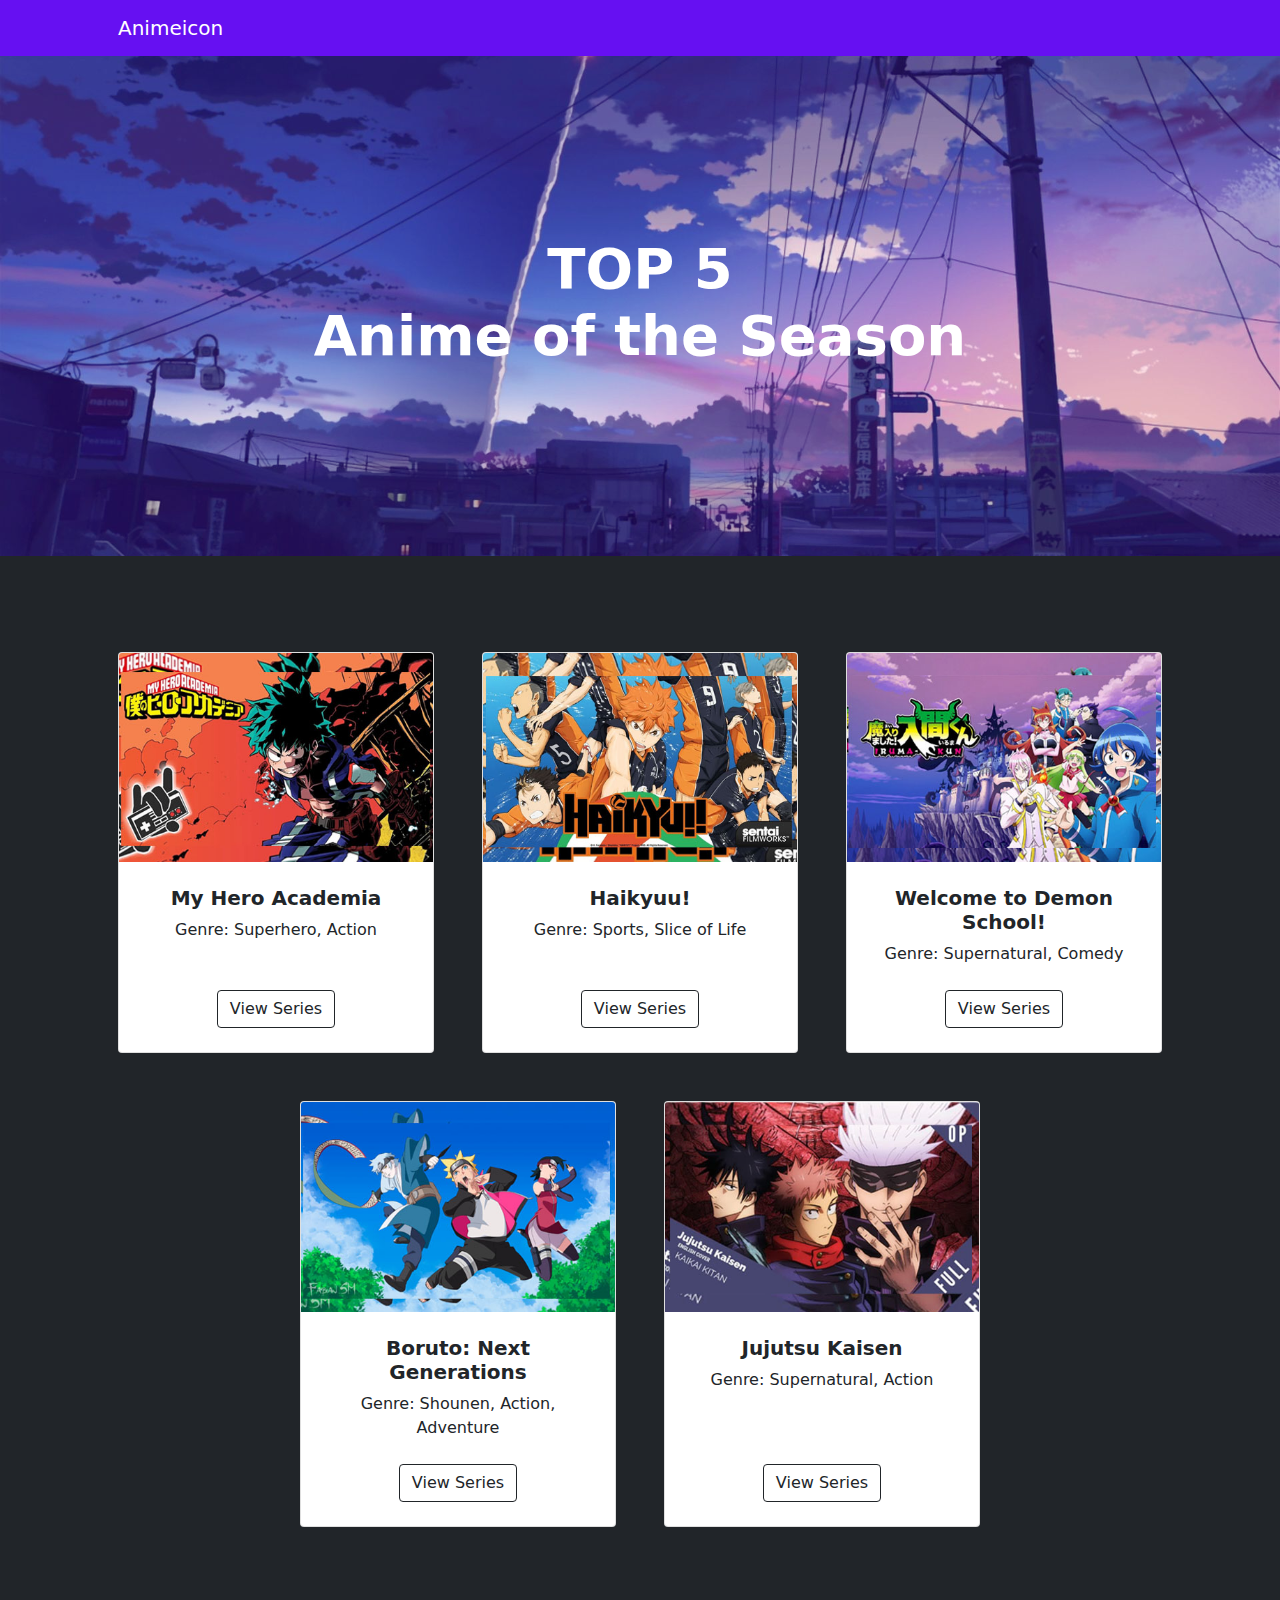
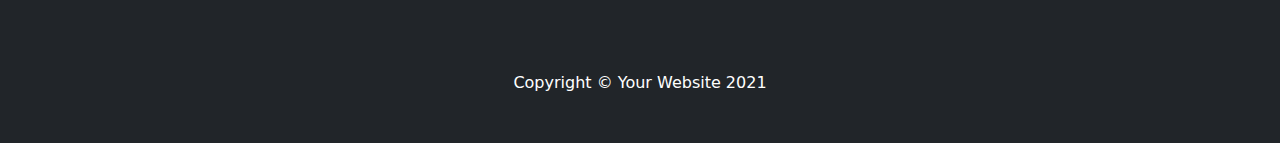
<file: index.html>
<!DOCTYPE html>
<html lang="en">
    <head>
        <meta charset="utf-8" />
        <meta name="viewport" content="width=device-width, initial-scale=1, shrink-to-fit=no" />
        <meta name="description" content="" />
        <meta name="author" content="" />
        <title>Animeicon</title>
        <!-- Favicon-->
        <link rel="icon" type="image/x-icon" href="assets/favicon.ico" />
        <!-- Bootstrap icons-->
        <link href="https://cdn.jsdelivr.net/npm/bootstrap-icons@1.5.0/font/bootstrap-icons.css" rel="stylesheet" />
        <!-- Core theme CSS (includes Bootstrap)-->
        <link href="css/styles.css" rel="stylesheet" />
    </head>
    <body class="bg-dark">
        <!-- Navigation-->
        <nav class="navbar navbar-expand-lg navbar-dark bg-info">
            <div class="container px-4 px-lg-5">
                <a class="navbar-brand" href="#!">Animeicon</a>
            </div>
        </nav>
        <!-- Header-->
        <header class="bg-dark py-5 hero-image justify-content-xxl-center d-flex align-middle align-items-center">
            <div class="container">
                <div class="text-center text-white">
                    <h1 class="display-4 fw-bolder">TOP 5 <br> Anime of the Season</h1>
                </div>
            </div>
        </header>
        <!-- Section-->
        <section class="py-5">
            <div class="container px-4 px-lg-5 mt-5">
                <div class="row gx-4 gx-lg-5 row-cols-2 row-cols-md-3 row-cols-xl-3 justify-content-center">
                    <div class="col mb-5">
                        <div class="card h-100">
                            <!-- Product image-->
                            <img class="card-img-top" src="assets/img1.jpg" alt="..." />
                            <!-- Product details-->
                            <div class="card-body p-4">
                                <div class="text-center">
                                    <!-- Product name-->
                                    <h5 class="fw-bolder">My Hero Academia</h5>
                                    <!-- Product price-->
                                    Genre: Superhero, Action
                                </div>
                            </div>
                            <!-- Product actions-->
                            <div class="card-footer p-4 pt-0 border-top-0 bg-transparent">
                                <div class="text-center"><a class="btn btn-outline-dark mt-auto" href="item1.html">View Series</a></div>
                            </div>
                        </div>
                    </div>
                    <div class="col mb-5">
                        <div class="card h-100">
                            <!-- Product image-->
                            <img class="card-img-top" src="assets/img2.jpg" alt="..." />
                            <!-- Product details-->
                            <div class="card-body p-4">
                                <div class="text-center">
                                    <!-- Product name-->
                                    <h5 class="fw-bolder">Haikyuu!</h5>
                                    <!-- Product price-->
                                    Genre: Sports, Slice of Life
                                </div>
                            </div>
                            <!-- Product actions-->
                            <div class="card-footer p-4 pt-0 border-top-0 bg-transparent">
                                <div class="text-center"><a class="btn btn-outline-dark mt-auto" href="item2.html">View Series</a></div>
                            </div>
                        </div>
                    </div>
                    <div class="col mb-5">
                        <div class="card h-100">
                            <!-- Product image-->
                            <img class="card-img-top" src="assets/img3.jpg" alt="..." />
                            <!-- Product details-->
                            <div class="card-body p-4">
                                <div class="text-center">
                                    <!-- Product name-->
                                    <h5 class="fw-bolder">Welcome to Demon School!</h5>
                                    <!-- Product price-->
                                    Genre: Supernatural, Comedy
                                </div>
                            </div>
                            <!-- Product actions-->
                            <div class="card-footer p-4 pt-0 border-top-0 bg-transparent">
                                <div class="text-center"><a class="btn btn-outline-dark mt-auto" href="item3.html">View Series</a></div>
                            </div>
                        </div>
                    </div>
                    <div class="col mb-5">
                        <div class="card h-100">
                            <!-- Product image-->
                            <img class="card-img-top" src="assets/img4.jpg" alt="..." />
                            <!-- Product details-->
                            <div class="card-body p-4">
                                <div class="text-center">
                                    <!-- Product name-->
                                    <h5 class="fw-bolder">Boruto: Next Generations</h5>
                                    <!-- Product price-->
                                    Genre: Shounen, Action, Adventure
                                </div>
                            </div>
                            <!-- Product actions-->
                            <div class="card-footer p-4 pt-0 border-top-0 bg-transparent">
                                <div class="text-center"><a class="btn btn-outline-dark mt-auto" href="item4.html">View Series</a></div>
                            </div>
                        </div>
                    </div>
                    <div class="col mb-5">
                        <div class="card h-100">
                            <!-- Product image-->
                            <img class="card-img-top" src="assets/img5.jpg" alt="..." />
                            <!-- Product details-->
                            <div class="card-body p-4">
                                <div class="text-center">
                                    <!-- Product name-->
                                    <h5 class="fw-bolder">Jujutsu Kaisen</h5>
                                    <!-- Product price-->
                                    Genre: Supernatural, Action
                                </div>
                            </div>
                            <!-- Product actions-->
                            <div class="card-footer p-4 pt-0 border-top-0 bg-transparent">
                                <div class="text-center"><a class="btn btn-outline-dark mt-auto" href="item5.html">View Series</a></div>
                            </div>
                        </div>
                    </div>
                    
                   
                </div>
            </div>
        </section>
        <!-- Footer-->
        <footer class="py-5 bg-dark">
            <div class="container"><p class="m-0 text-center text-white">Copyright &copy; Your Website 2021</p></div>
        </footer>
        <!-- Bootstrap core JS-->
        <script src="https://cdn.jsdelivr.net/npm/bootstrap@5.0.2/dist/js/bootstrap.bundle.min.js"></script>
        <!-- Core theme JS-->
        <script src="js/scripts.js"></script>
    </body>
</html>
</file>
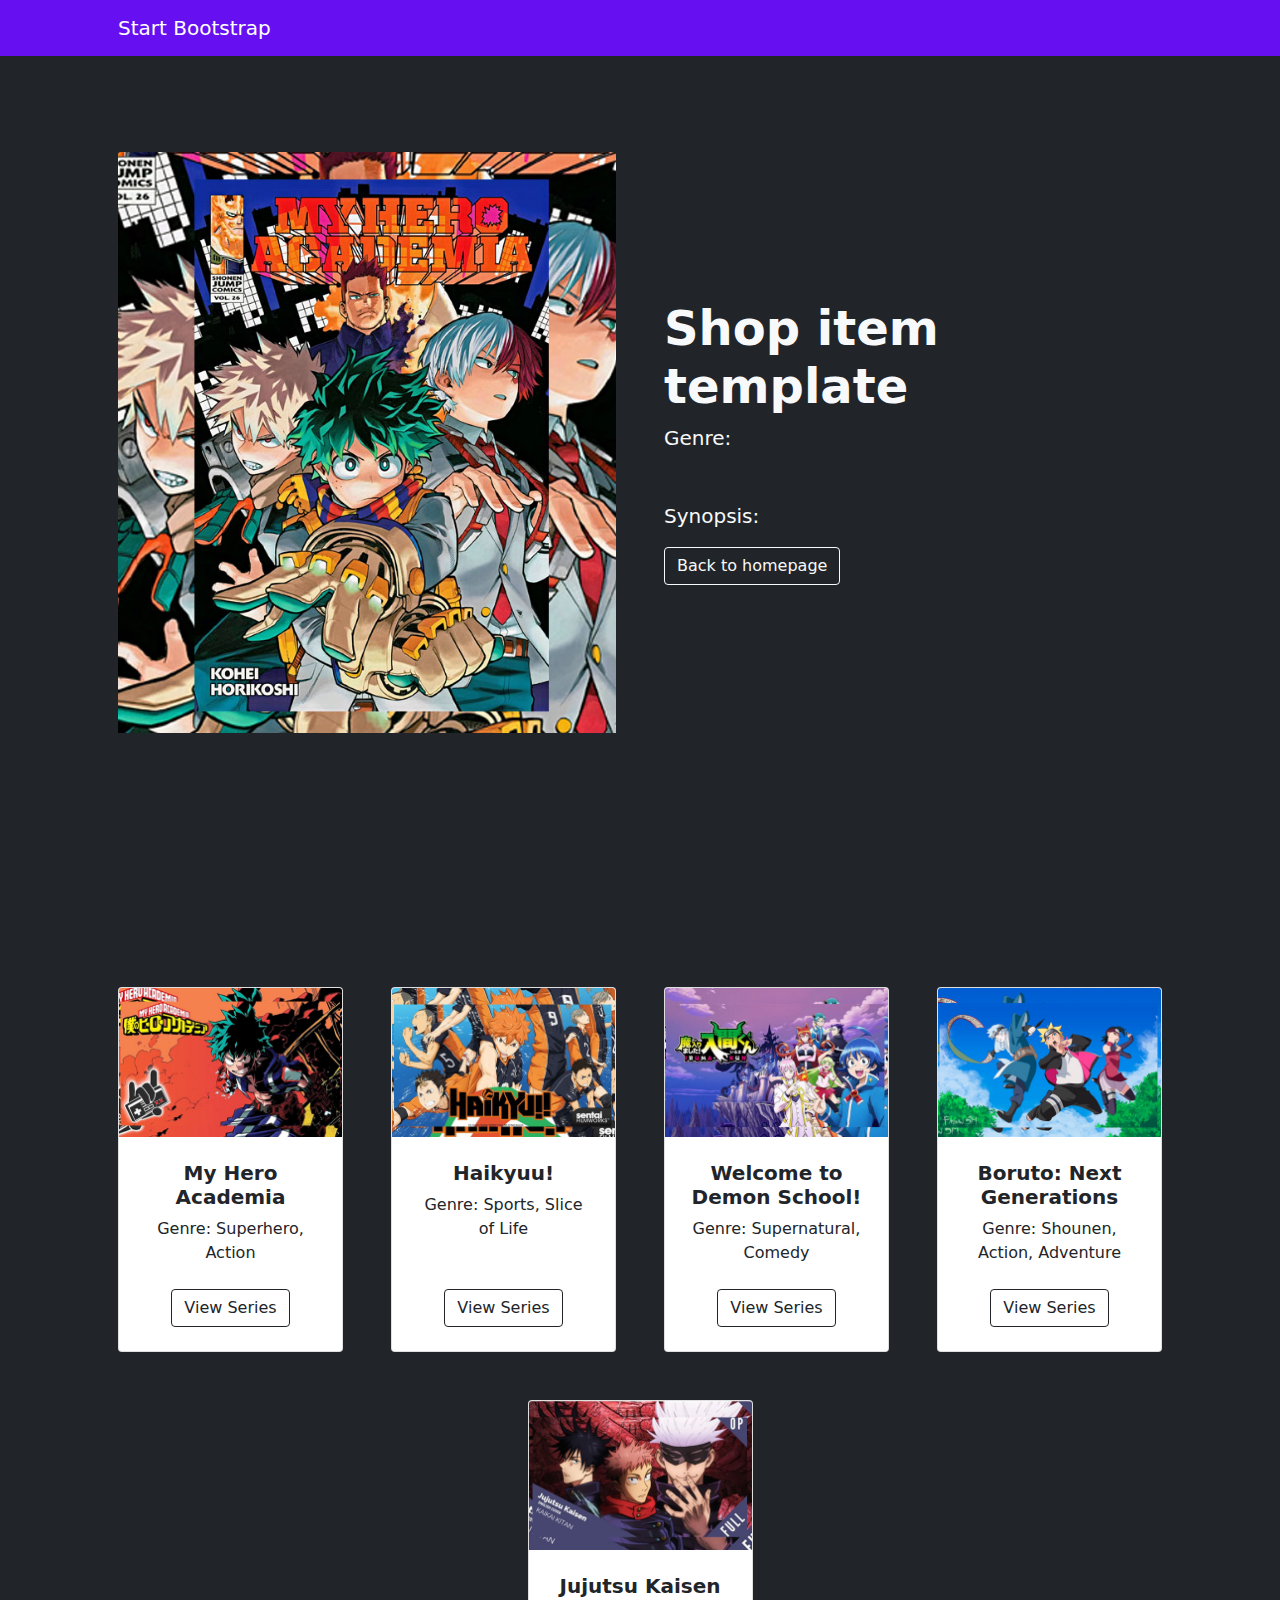
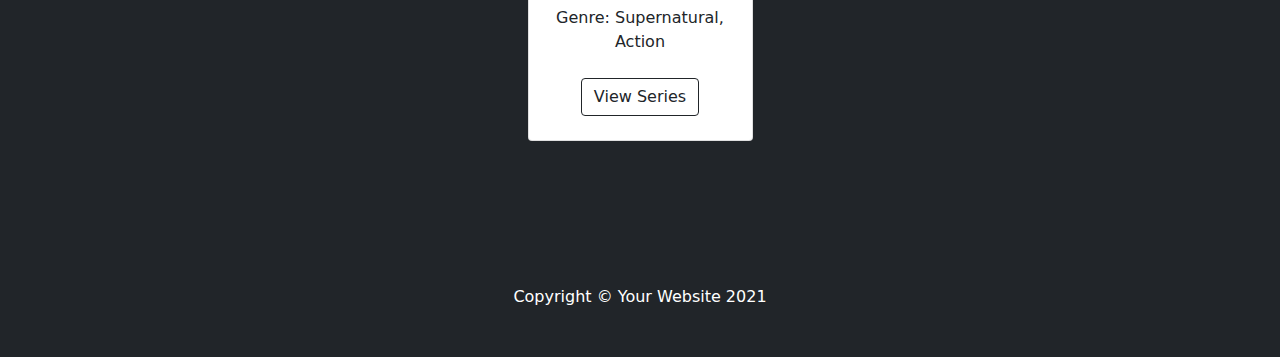
<file: item.html>
<!DOCTYPE html>
<html lang="en">
    <head>
        <meta charset="utf-8" />
        <meta name="viewport" content="width=device-width, initial-scale=1, shrink-to-fit=no" />
        <meta name="description" content="" />
        <meta name="author" content="" />
        <title>Animeicon</title>
        <!-- Favicon-->
        <link rel="icon" type="image/x-icon" href="assets/favicon.ico" />
        <!-- Bootstrap icons-->
        <link href="https://cdn.jsdelivr.net/npm/bootstrap-icons@1.5.0/font/bootstrap-icons.css" rel="stylesheet" />
        <!-- Core theme CSS (includes Bootstrap)-->
        <link href="css/styles.css" rel="stylesheet" />
    </head>
    <body class='bg-dark'>
        <!-- Navigation-->
        <nav class="navbar navbar-expand-lg navbar-dark bg-info">
            <div class="container px-4 px-lg-5">
                <a class="navbar-brand" href="#!">Start Bootstrap</a>
                <button class="navbar-toggler" type="button" data-bs-toggle="collapse" data-bs-target="#navbarSupportedContent" aria-controls="navbarSupportedContent" aria-expanded="false" aria-label="Toggle navigation"><span class="navbar-toggler-icon"></span></button>
                
            </div>
        </nav>
        <!-- Product section-->
        <section class="py-5 text-light">
            <div class="container px-4 px-lg-5 my-5">
                <div class="row gx-4 gx-lg-5 align-items-center">
                    <div class="col-md-6"><img class="card-img-top mb-5 mb-md-0" src="assets/cover1.jpg" alt="..." /></div>
                    <div class="col-md-6">
                        <h1 class="display-5 fw-bolder">Shop item template</h1>
                        <div class="fs-5 mb-5">
                            <span>Genre:</span>
                        </div>
                        <p class="lead">
                            Synopsis: <br>

                        </p>
                        <div class="d-flex">
                            <a href="index.html">
                                <button class="btn btn-outline-light flex-shrink-0" type="button">
                                    Back to homepage
                                </button>
                            </a>
                            
                        </div>
                    </div>
                </div>
            </div>
        </section>
        <!-- Related items section-->
        <section class="py-5 bg-dark">
            <div class="container px-4 px-lg-5 mt-5">
                <h2 class="fw-bolder mb-4">Related products</h2>
                <div class="row gx-4 gx-lg-5 row-cols-2 row-cols-md-3 row-cols-xl-4 justify-content-center">
                    <div class="col mb-5">
                        <div class="card h-100">
                            <!-- Product image-->
                            <img class="card-img-top" src="assets/img1.jpg" alt="..." />
                            <!-- Product details-->
                            <div class="card-body p-4">
                                <div class="text-center">
                                    <!-- Product name-->
                                    <h5 class="fw-bolder">My Hero Academia</h5>
                                    <!-- Product price-->
                                    Genre: Superhero, Action
                                </div>
                            </div>
                            <!-- Product actions-->
                            <div class="card-footer p-4 pt-0 border-top-0 bg-transparent">
                                <div class="text-center"><a class="btn btn-outline-dark mt-auto" href="item1.html">View Series</a></div>
                            </div>
                        </div>
                    </div>
                    <div class="col mb-5">
                        <div class="card h-100">
                            <!-- Product image-->
                            <img class="card-img-top" src="assets/img2.jpg" alt="..." />
                            <!-- Product details-->
                            <div class="card-body p-4">
                                <div class="text-center">
                                    <!-- Product name-->
                                    <h5 class="fw-bolder">Haikyuu!</h5>
                                    <!-- Product price-->
                                    Genre: Sports, Slice of Life
                                </div>
                            </div>
                            <!-- Product actions-->
                            <div class="card-footer p-4 pt-0 border-top-0 bg-transparent">
                                <div class="text-center"><a class="btn btn-outline-dark mt-auto" href="item2.html">View Series</a></div>
                            </div>
                        </div>
                    </div>
                    <div class="col mb-5">
                        <div class="card h-100">
                            <!-- Product image-->
                            <img class="card-img-top" src="assets/img3.jpg" alt="..." />
                            <!-- Product details-->
                            <div class="card-body p-4">
                                <div class="text-center">
                                    <!-- Product name-->
                                    <h5 class="fw-bolder">Welcome to Demon School!</h5>
                                    <!-- Product price-->
                                    Genre: Supernatural, Comedy
                                </div>
                            </div>
                            <!-- Product actions-->
                            <div class="card-footer p-4 pt-0 border-top-0 bg-transparent">
                                <div class="text-center"><a class="btn btn-outline-dark mt-auto" href="item3.html">View Series</a></div>
                            </div>
                        </div>
                    </div>
                    <div class="col mb-5">
                        <div class="card h-100">
                            <!-- Product image-->
                            <img class="card-img-top" src="assets/img4.jpg" alt="..." />
                            <!-- Product details-->
                            <div class="card-body p-4">
                                <div class="text-center">
                                    <!-- Product name-->
                                    <h5 class="fw-bolder">Boruto: Next Generations</h5>
                                    <!-- Product price-->
                                    Genre: Shounen, Action, Adventure
                                </div>
                            </div>
                            <!-- Product actions-->
                            <div class="card-footer p-4 pt-0 border-top-0 bg-transparent">
                                <div class="text-center"><a class="btn btn-outline-dark mt-auto" href="item4.html">View Series</a></div>
                            </div>
                        </div>
                    </div>
                    <div class="col mb-5">
                        <div class="card h-100">
                            <!-- Product image-->
                            <img class="card-img-top" src="assets/img5.jpg" alt="..." />
                            <!-- Product details-->
                            <div class="card-body p-4">
                                <div class="text-center">
                                    <!-- Product name-->
                                    <h5 class="fw-bolder">Jujutsu Kaisen</h5>
                                    <!-- Product price-->
                                    Genre: Supernatural, Action
                                </div>
                            </div>
                            <!-- Product actions-->
                            <div class="card-footer p-4 pt-0 border-top-0 bg-transparent">
                                <div class="text-center"><a class="btn btn-outline-dark mt-auto" href="item5.html">View Series</a></div>
                            </div>
                        </div>
                    </div>
                </div>
            </div>
        </section>
        <!-- Footer-->
        <footer class="py-5 bg-dark">
            <div class="container"><p class="m-0 text-center text-white">Copyright &copy; Your Website 2021</p></div>
        </footer>
        <!-- Bootstrap core JS-->
        <script src="https://cdn.jsdelivr.net/npm/bootstrap@5.0.2/dist/js/bootstrap.bundle.min.js"></script>
        <!-- Core theme JS-->
        <script src="js/scripts.js"></script>
    </body>
</html>
</file>
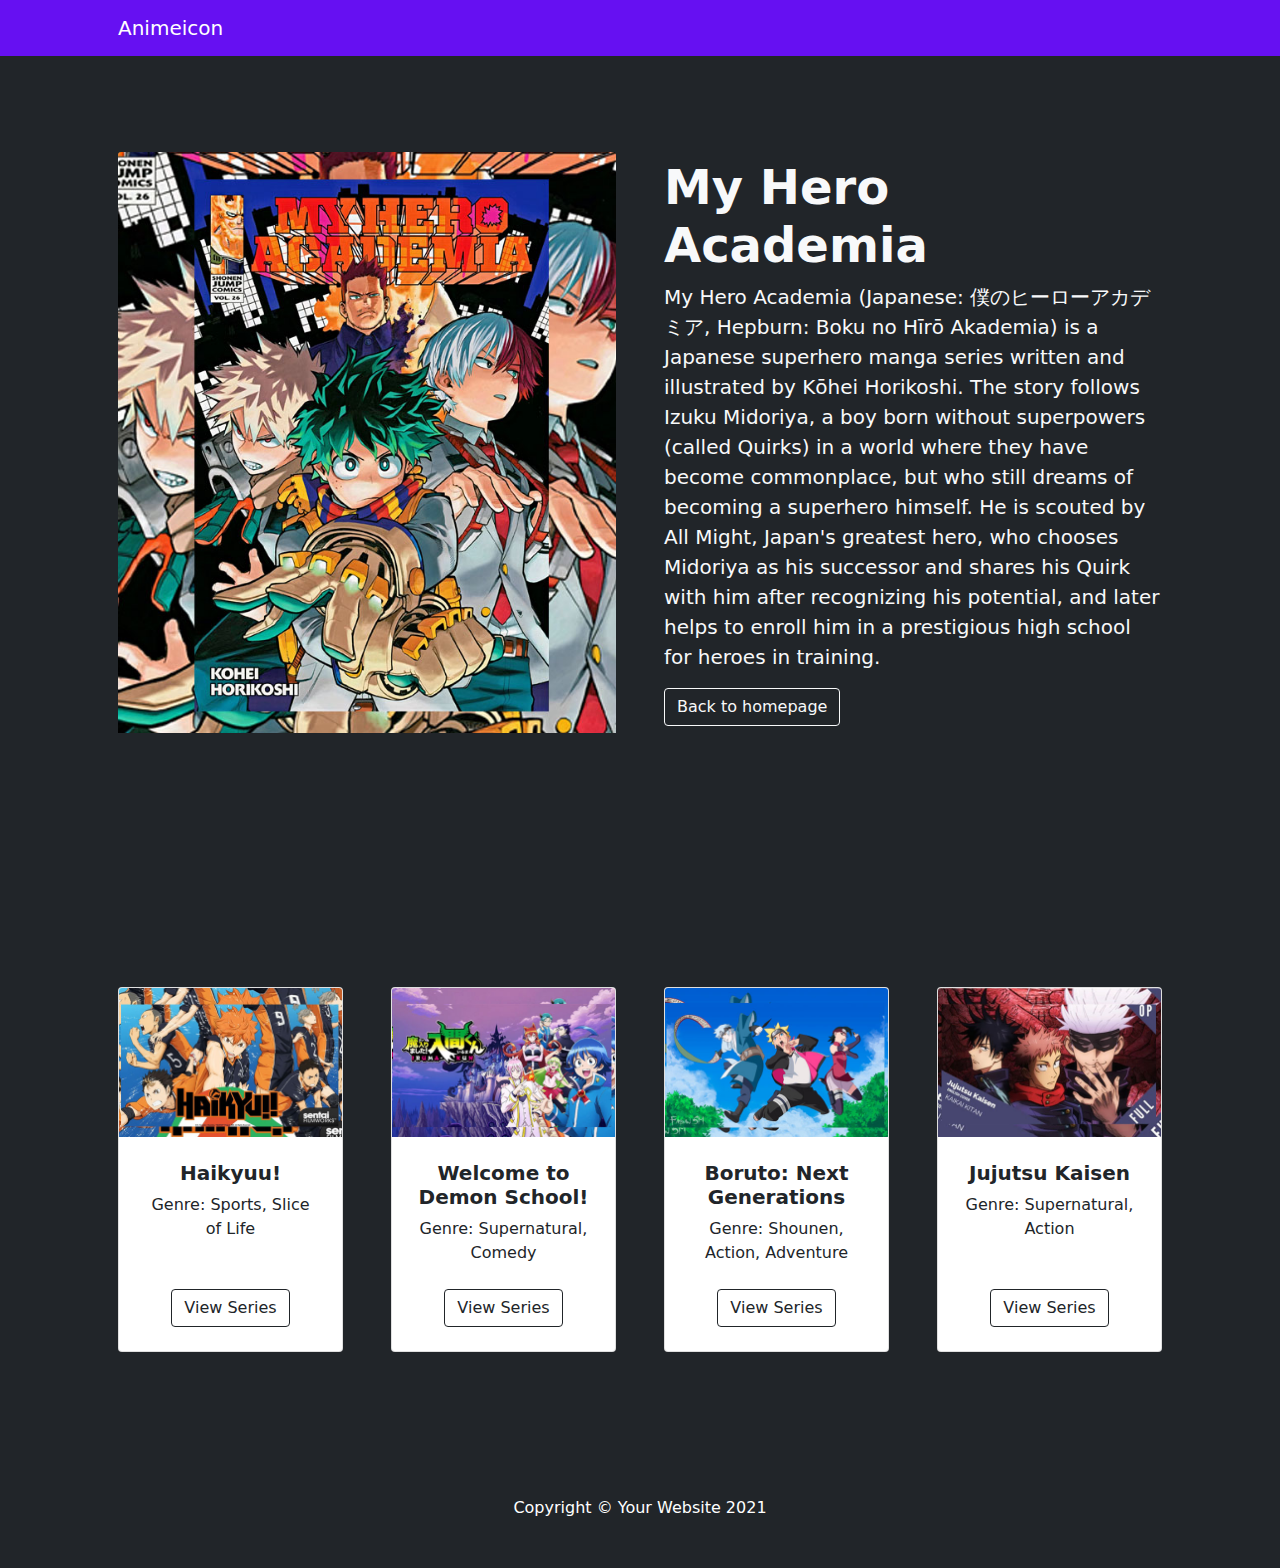
<file: item1.html>
<!DOCTYPE html>
<html lang="en">
    <head>
        <meta charset="utf-8" />
        <meta name="viewport" content="width=device-width, initial-scale=1, shrink-to-fit=no" />
        <meta name="description" content="" />
        <meta name="author" content="" />
        <title>Animeicon</title>
        <!-- Favicon-->
        <link rel="icon" type="image/x-icon" href="assets/favicon.ico" />
        <!-- Bootstrap icons-->
        <link href="https://cdn.jsdelivr.net/npm/bootstrap-icons@1.5.0/font/bootstrap-icons.css" rel="stylesheet" />
        <!-- Core theme CSS (includes Bootstrap)-->
        <link href="css/styles.css" rel="stylesheet" />
    </head>
    <body class='bg-dark'>
        <!-- Navigation-->
        <nav class="navbar navbar-expand-lg navbar-dark bg-info">
            <div class="container px-4 px-lg-5">
                <a class="navbar-brand" href="#!">Animeicon</a>
                <button class="navbar-toggler" type="button" data-bs-toggle="collapse" data-bs-target="#navbarSupportedContent" aria-controls="navbarSupportedContent" aria-expanded="false" aria-label="Toggle navigation"><span class="navbar-toggler-icon"></span></button>
                
            </div>
        </nav>
        <!-- Product section-->
        <section class="py-5 text-light">
            <div class="container px-4 px-lg-5 my-5">
                <div class="row gx-4 gx-lg-5 align-items-center">
                    <div class="col-md-6"><img class="card-img-top mb-5 mb-md-0" src="assets/cover1.jpg" alt="..." /></div>
                    <div class="col-md-6">
                        <h1 class="display-5 fw-bolder">My Hero Academia</h1>
                        
                        <p class="lead">
                            My Hero Academia (Japanese: 僕のヒーローアカデミア, Hepburn: Boku no Hīrō Akademia) is a Japanese superhero manga series written and illustrated by Kōhei Horikoshi. The story follows Izuku Midoriya, a boy born without superpowers (called Quirks) in a world where they have become commonplace, but who still dreams of becoming a superhero himself. He is scouted by All Might, Japan's greatest hero, who chooses Midoriya as his successor and shares his Quirk with him after recognizing his potential, and later helps to enroll him in a prestigious high school for heroes in training.
                        </p>
                        <div class="d-flex">
                            <a href="index.html">
                                <button class="btn btn-outline-light flex-shrink-0" type="button">
                                    Back to homepage
                                </button>
                            </a>
                            
                        </div>
                    </div>
                </div>
            </div>
        </section>
        <!-- Related items section-->
        <section class="py-5 bg-dark">
            <div class="container px-4 px-lg-5 mt-5">
                <h2 class="fw-bolder mb-4">Related products</h2>
                <div class="row gx-4 gx-lg-5 row-cols-2 row-cols-md-3 row-cols-xl-4 justify-content-center">
                    
                   
                    <div class="col mb-5">
                        <div class="card h-100">
                            <!-- Product image-->
                            <img class="card-img-top" src="assets/img2.jpg" alt="..." />
                            <!-- Product details-->
                            <div class="card-body p-4">
                                <div class="text-center">
                                    <!-- Product name-->
                                    <h5 class="fw-bolder">Haikyuu!</h5>
                                    <!-- Product price-->
                                    Genre: Sports, Slice of Life
                                </div>
                            </div>
                            <!-- Product actions-->
                            <div class="card-footer p-4 pt-0 border-top-0 bg-transparent">
                                <div class="text-center"><a class="btn btn-outline-dark mt-auto" href="item2.html">View Series</a></div>
                            </div>
                        </div>
                    </div>
                    <div class="col mb-5">
                        <div class="card h-100">
                            <!-- Product image-->
                            <img class="card-img-top" src="assets/img3.jpg" alt="..." />
                            <!-- Product details-->
                            <div class="card-body p-4">
                                <div class="text-center">
                                    <!-- Product name-->
                                    <h5 class="fw-bolder">Welcome to Demon School!</h5>
                                    <!-- Product price-->
                                    Genre: Supernatural, Comedy
                                </div>
                            </div>
                            <!-- Product actions-->
                            <div class="card-footer p-4 pt-0 border-top-0 bg-transparent">
                                <div class="text-center"><a class="btn btn-outline-dark mt-auto" href="item3.html">View Series</a></div>
                            </div>
                        </div>
                    </div>
                    <div class="col mb-5">
                        <div class="card h-100">
                            <!-- Product image-->
                            <img class="card-img-top" src="assets/img4.jpg" alt="..." />
                            <!-- Product details-->
                            <div class="card-body p-4">
                                <div class="text-center">
                                    <!-- Product name-->
                                    <h5 class="fw-bolder">Boruto: Next Generations</h5>
                                    <!-- Product price-->
                                    Genre: Shounen, Action, Adventure
                                </div>
                            </div>
                            <!-- Product actions-->
                            <div class="card-footer p-4 pt-0 border-top-0 bg-transparent">
                                <div class="text-center"><a class="btn btn-outline-dark mt-auto" href="item4.html">View Series</a></div>
                            </div>
                        </div>
                    </div>
                    <div class="col mb-5">
                        <div class="card h-100">
                            <!-- Product image-->
                            <img class="card-img-top" src="assets/img5.jpg" alt="..." />
                            <!-- Product details-->
                            <div class="card-body p-4">
                                <div class="text-center">
                                    <!-- Product name-->
                                    <h5 class="fw-bolder">Jujutsu Kaisen</h5>
                                    <!-- Product price-->
                                    Genre: Supernatural, Action
                                </div>
                            </div>
                            <!-- Product actions-->
                            <div class="card-footer p-4 pt-0 border-top-0 bg-transparent">
                                <div class="text-center"><a class="btn btn-outline-dark mt-auto" href="item5.html">View Series</a></div>
                            </div>
                        </div>
                    </div>
                </div>
            </div>
        </section>
        <!-- Footer-->
        <footer class="py-5 bg-dark">
            <div class="container"><p class="m-0 text-center text-white">Copyright &copy; Your Website 2021</p></div>
        </footer>
        <!-- Bootstrap core JS-->
        <script src="https://cdn.jsdelivr.net/npm/bootstrap@5.0.2/dist/js/bootstrap.bundle.min.js"></script>
        <!-- Core theme JS-->
        <script src="js/scripts.js"></script>
    </body>
</html>
</file>
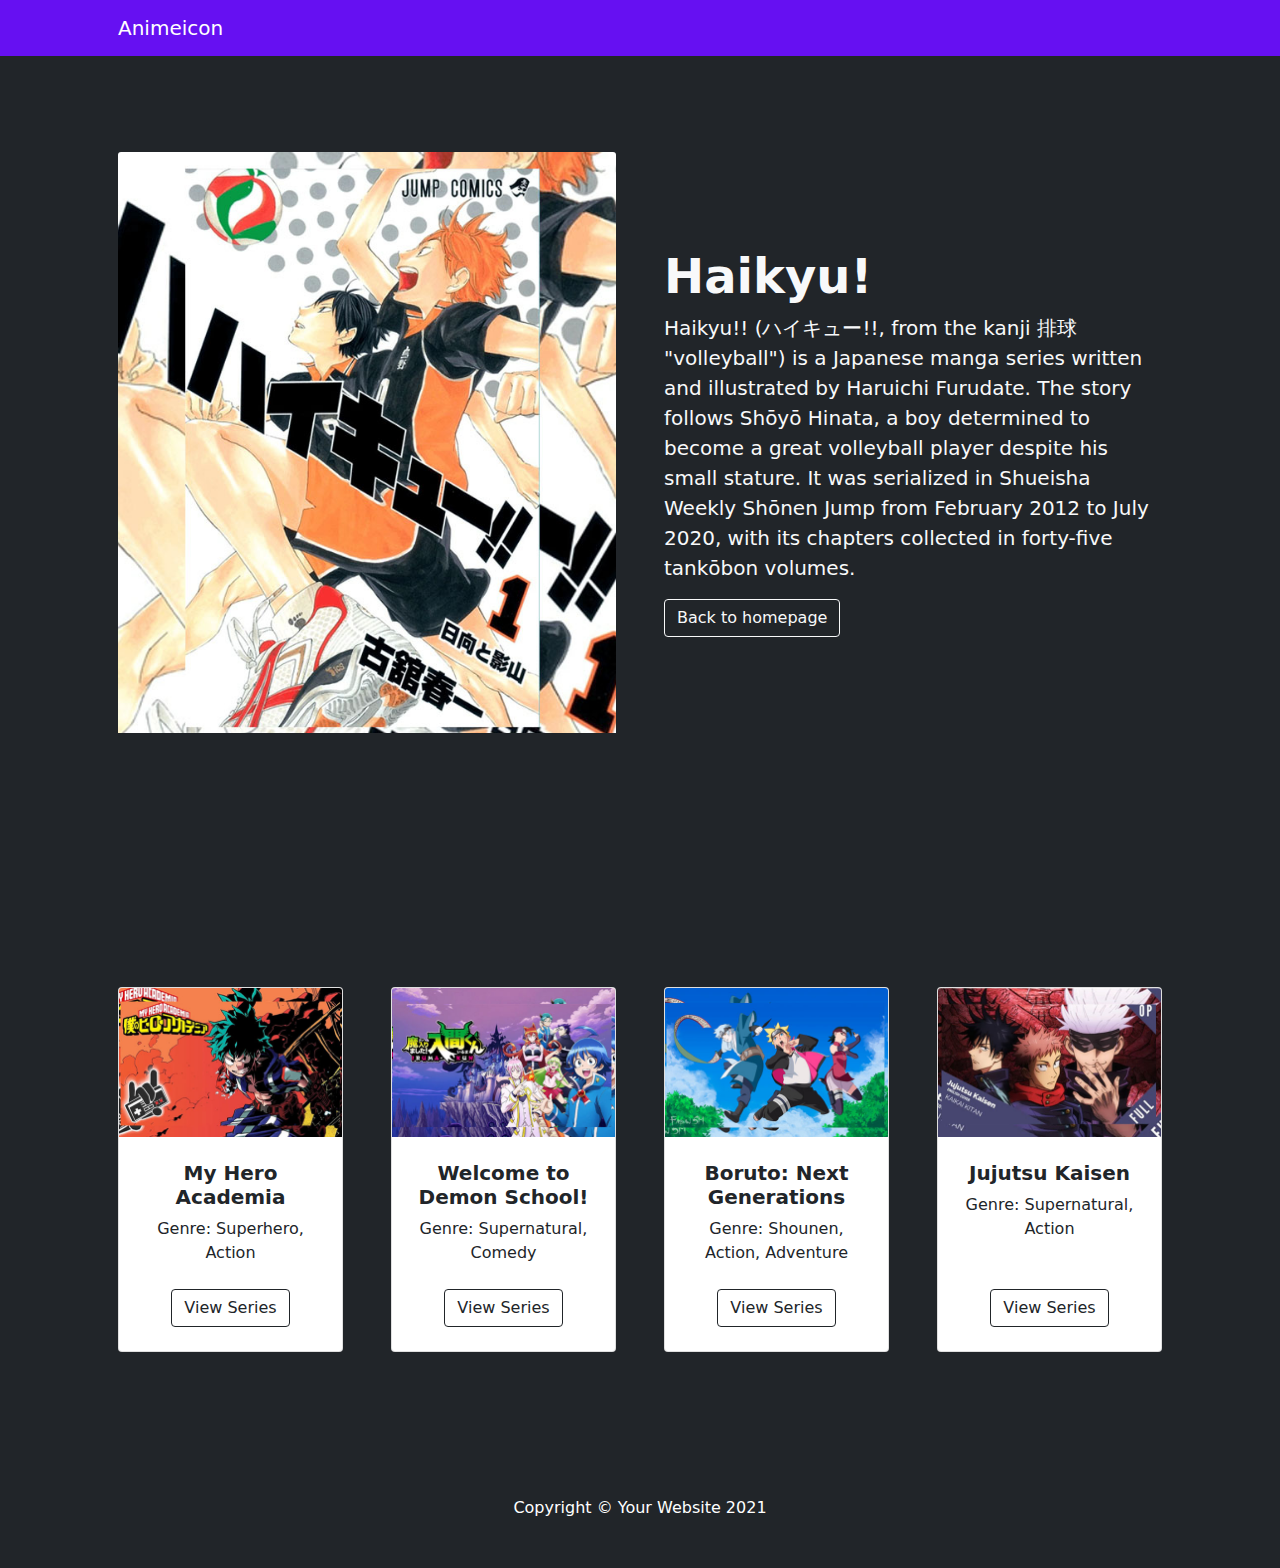
<file: item2.html>
<!DOCTYPE html>
<html lang="en">
    <head>
        <meta charset="utf-8" />
        <meta name="viewport" content="width=device-width, initial-scale=1, shrink-to-fit=no" />
        <meta name="description" content="" />
        <meta name="author" content="" />
        <title>Animeicon</title>
        <!-- Favicon-->
        <link rel="icon" type="image/x-icon" href="assets/favicon.ico" />
        <!-- Bootstrap icons-->
        <link href="https://cdn.jsdelivr.net/npm/bootstrap-icons@1.5.0/font/bootstrap-icons.css" rel="stylesheet" />
        <!-- Core theme CSS (includes Bootstrap)-->
        <link href="css/styles.css" rel="stylesheet" />
    </head>
    <body class='bg-dark'>
        <!-- Navigation-->
        <nav class="navbar navbar-expand-lg navbar-dark bg-info">
            <div class="container px-4 px-lg-5">
                <a class="navbar-brand" href="#!">Animeicon</a>
                <button class="navbar-toggler" type="button" data-bs-toggle="collapse" data-bs-target="#navbarSupportedContent" aria-controls="navbarSupportedContent" aria-expanded="false" aria-label="Toggle navigation"><span class="navbar-toggler-icon"></span></button>
                
            </div>
        </nav>
        <!-- Product section-->
        <section class="py-5 text-light">
            <div class="container px-4 px-lg-5 my-5">
                <div class="row gx-4 gx-lg-5 align-items-center">
                    <div class="col-md-6"><img class="card-img-top mb-5 mb-md-0" src="assets/cover2.jpg" alt="..." /></div>
                    <div class="col-md-6">
                        <h1 class="display-5 fw-bolder">Haikyu!</h1>
                        
                        <p class="lead">
                            Haikyu!! (ハイキュー!!, from the kanji 排球 "volleyball") is a Japanese manga series written and illustrated by Haruichi Furudate. The story follows Shōyō Hinata, a boy determined to become a great volleyball player despite his small stature. It was serialized in Shueisha Weekly Shōnen Jump from February 2012 to July 2020, with its chapters collected in forty-five tankōbon volumes.

                        </p>
                        <div class="d-flex">
                            <a href="index.html">
                                <button class="btn btn-outline-light flex-shrink-0" type="button">
                                    Back to homepage
                                </button>
                            </a>
                            
                        </div>
                    </div>
                </div>
            </div>
        </section>
        <!-- Related items section-->
        <section class="py-5 bg-dark">
            <div class="container px-4 px-lg-5 mt-5">
                <h2 class="fw-bolder mb-4">Related products</h2>
                <div class="row gx-4 gx-lg-5 row-cols-2 row-cols-md-3 row-cols-xl-4 justify-content-center">
                    <div class="col mb-5">
                        <div class="card h-100">
                            <!-- Product image-->
                            <img class="card-img-top" src="assets/img1.jpg" alt="..." />
                            <!-- Product details-->
                            <div class="card-body p-4">
                                <div class="text-center">
                                    <!-- Product name-->
                                    <h5 class="fw-bolder">My Hero Academia</h5>
                                    <!-- Product price-->
                                    Genre: Superhero, Action
                                </div>
                            </div>
                            <!-- Product actions-->
                            <div class="card-footer p-4 pt-0 border-top-0 bg-transparent">
                                <div class="text-center"><a class="btn btn-outline-dark mt-auto" href="item1.html">View Series</a></div>
                            </div>
                        </div>
                    </div>
                    
                    <div class="col mb-5">
                        <div class="card h-100">
                            <!-- Product image-->
                            <img class="card-img-top" src="assets/img3.jpg" alt="..." />
                            <!-- Product details-->
                            <div class="card-body p-4">
                                <div class="text-center">
                                    <!-- Product name-->
                                    <h5 class="fw-bolder">Welcome to Demon School!</h5>
                                    <!-- Product price-->
                                    Genre: Supernatural, Comedy
                                </div>
                            </div>
                            <!-- Product actions-->
                            <div class="card-footer p-4 pt-0 border-top-0 bg-transparent">
                                <div class="text-center"><a class="btn btn-outline-dark mt-auto" href="item3.html">View Series</a></div>
                            </div>
                        </div>
                    </div>
                    <div class="col mb-5">
                        <div class="card h-100">
                            <!-- Product image-->
                            <img class="card-img-top" src="assets/img4.jpg" alt="..." />
                            <!-- Product details-->
                            <div class="card-body p-4">
                                <div class="text-center">
                                    <!-- Product name-->
                                    <h5 class="fw-bolder">Boruto: Next Generations</h5>
                                    <!-- Product price-->
                                    Genre: Shounen, Action, Adventure
                                </div>
                            </div>
                            <!-- Product actions-->
                            <div class="card-footer p-4 pt-0 border-top-0 bg-transparent">
                                <div class="text-center"><a class="btn btn-outline-dark mt-auto" href="item4.html">View Series</a></div>
                            </div>
                        </div>
                    </div>
                    <div class="col mb-5">
                        <div class="card h-100">
                            <!-- Product image-->
                            <img class="card-img-top" src="assets/img5.jpg" alt="..." />
                            <!-- Product details-->
                            <div class="card-body p-4">
                                <div class="text-center">
                                    <!-- Product name-->
                                    <h5 class="fw-bolder">Jujutsu Kaisen</h5>
                                    <!-- Product price-->
                                    Genre: Supernatural, Action
                                </div>
                            </div>
                            <!-- Product actions-->
                            <div class="card-footer p-4 pt-0 border-top-0 bg-transparent">
                                <div class="text-center"><a class="btn btn-outline-dark mt-auto" href="item5.html">View Series</a></div>
                            </div>
                        </div>
                    </div>
                </div>
            </div>
        </section>
        <!-- Footer-->
        <footer class="py-5 bg-dark">
            <div class="container"><p class="m-0 text-center text-white">Copyright &copy; Your Website 2021</p></div>
        </footer>
        <!-- Bootstrap core JS-->
        <script src="https://cdn.jsdelivr.net/npm/bootstrap@5.0.2/dist/js/bootstrap.bundle.min.js"></script>
        <!-- Core theme JS-->
        <script src="js/scripts.js"></script>
    </body>
</html>
</file>
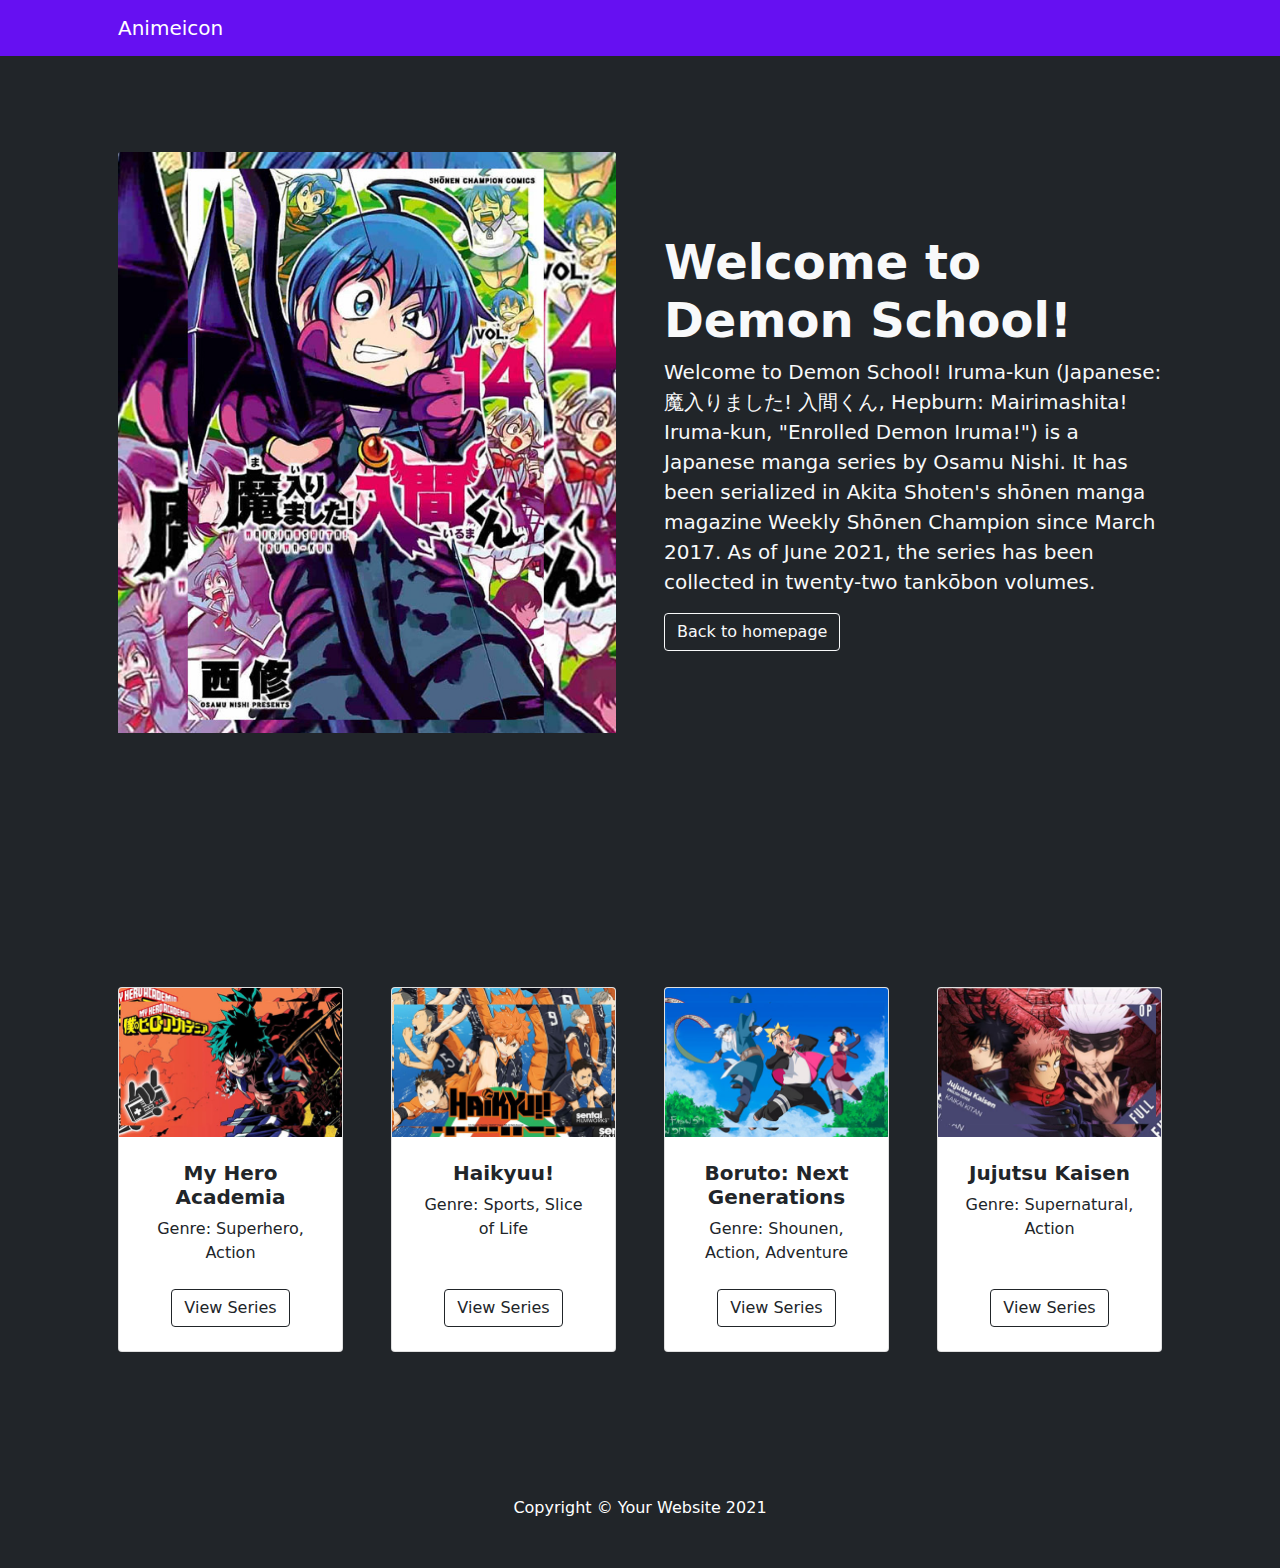
<file: item3.html>
<!DOCTYPE html>
<html lang="en">
    <head>
        <meta charset="utf-8" />
        <meta name="viewport" content="width=device-width, initial-scale=1, shrink-to-fit=no" />
        <meta name="description" content="" />
        <meta name="author" content="" />
        <title>Animeicon</title>
        <!-- Favicon-->
        <link rel="icon" type="image/x-icon" href="assets/favicon.ico" />
        <!-- Bootstrap icons-->
        <link href="https://cdn.jsdelivr.net/npm/bootstrap-icons@1.5.0/font/bootstrap-icons.css" rel="stylesheet" />
        <!-- Core theme CSS (includes Bootstrap)-->
        <link href="css/styles.css" rel="stylesheet" />
    </head>
    <body class='bg-dark'>
        <!-- Navigation-->
        <nav class="navbar navbar-expand-lg navbar-dark bg-info">
            <div class="container px-4 px-lg-5">
                <a class="navbar-brand" href="#!">Animeicon</a>
                <button class="navbar-toggler" type="button" data-bs-toggle="collapse" data-bs-target="#navbarSupportedContent" aria-controls="navbarSupportedContent" aria-expanded="false" aria-label="Toggle navigation"><span class="navbar-toggler-icon"></span></button>
                
            </div>
        </nav>
        <!-- Product section-->
        <section class="py-5 text-light">
            <div class="container px-4 px-lg-5 my-5">
                <div class="row gx-4 gx-lg-5 align-items-center">
                    <div class="col-md-6"><img class="card-img-top mb-5 mb-md-0" src="assets/cover3.jpg" alt="..." /></div>
                    <div class="col-md-6">
                        <h1 class="display-5 fw-bolder">Welcome to Demon School!</h1>
                        
                        <p class="lead">
                            Welcome to Demon School! Iruma-kun (Japanese: 魔入りました! 入間くん, Hepburn: Mairimashita! Iruma-kun, "Enrolled Demon Iruma!") is a Japanese manga series by Osamu Nishi. It has been serialized in Akita Shoten's shōnen manga magazine Weekly Shōnen Champion since March 2017. As of June 2021, the series has been collected in twenty-two tankōbon volumes.

                        </p>
                        <div class="d-flex">
                            <a href="index.html">
                                <button class="btn btn-outline-light flex-shrink-0" type="button">
                                    Back to homepage
                                </button>
                            </a>
                            
                        </div>
                    </div>
                </div>
            </div>
        </section>
        <!-- Related items section-->
        <section class="py-5 bg-dark">
            <div class="container px-4 px-lg-5 mt-5">
                <h2 class="fw-bolder mb-4">Related products</h2>
                <div class="row gx-4 gx-lg-5 row-cols-2 row-cols-md-3 row-cols-xl-4 justify-content-center">
                    <div class="col mb-5">
                        <div class="card h-100">
                            <!-- Product image-->
                            <img class="card-img-top" src="assets/img1.jpg" alt="..." />
                            <!-- Product details-->
                            <div class="card-body p-4">
                                <div class="text-center">
                                    <!-- Product name-->
                                    <h5 class="fw-bolder">My Hero Academia</h5>
                                    <!-- Product price-->
                                    Genre: Superhero, Action
                                </div>
                            </div>
                            <!-- Product actions-->
                            <div class="card-footer p-4 pt-0 border-top-0 bg-transparent">
                                <div class="text-center"><a class="btn btn-outline-dark mt-auto" href="item1.html">View Series</a></div>
                            </div>
                        </div>
                    </div>
                    <div class="col mb-5">
                        <div class="card h-100">
                            <!-- Product image-->
                            <img class="card-img-top" src="assets/img2.jpg" alt="..." />
                            <!-- Product details-->
                            <div class="card-body p-4">
                                <div class="text-center">
                                    <!-- Product name-->
                                    <h5 class="fw-bolder">Haikyuu!</h5>
                                    <!-- Product price-->
                                    Genre: Sports, Slice of Life
                                </div>
                            </div>
                            <!-- Product actions-->
                            <div class="card-footer p-4 pt-0 border-top-0 bg-transparent">
                                <div class="text-center"><a class="btn btn-outline-dark mt-auto" href="item2.html">View Series</a></div>
                            </div>
                        </div>
                    </div>
                    
                    <div class="col mb-5">
                        <div class="card h-100">
                            <!-- Product image-->
                            <img class="card-img-top" src="assets/img4.jpg" alt="..." />
                            <!-- Product details-->
                            <div class="card-body p-4">
                                <div class="text-center">
                                    <!-- Product name-->
                                    <h5 class="fw-bolder">Boruto: Next Generations</h5>
                                    <!-- Product price-->
                                    Genre: Shounen, Action, Adventure
                                </div>
                            </div>
                            <!-- Product actions-->
                            <div class="card-footer p-4 pt-0 border-top-0 bg-transparent">
                                <div class="text-center"><a class="btn btn-outline-dark mt-auto" href="item4.html">View Series</a></div>
                            </div>
                        </div>
                    </div>
                    <div class="col mb-5">
                        <div class="card h-100">
                            <!-- Product image-->
                            <img class="card-img-top" src="assets/img5.jpg" alt="..." />
                            <!-- Product details-->
                            <div class="card-body p-4">
                                <div class="text-center">
                                    <!-- Product name-->
                                    <h5 class="fw-bolder">Jujutsu Kaisen</h5>
                                    <!-- Product price-->
                                    Genre: Supernatural, Action
                                </div>
                            </div>
                            <!-- Product actions-->
                            <div class="card-footer p-4 pt-0 border-top-0 bg-transparent">
                                <div class="text-center"><a class="btn btn-outline-dark mt-auto" href="item5.html">View Series</a></div>
                            </div>
                        </div>
                    </div>
                </div>
            </div>
        </section>
        <!-- Footer-->
        <footer class="py-5 bg-dark">
            <div class="container"><p class="m-0 text-center text-white">Copyright &copy; Your Website 2021</p></div>
        </footer>
        <!-- Bootstrap core JS-->
        <script src="https://cdn.jsdelivr.net/npm/bootstrap@5.0.2/dist/js/bootstrap.bundle.min.js"></script>
        <!-- Core theme JS-->
        <script src="js/scripts.js"></script>
    </body>
</html>
</file>
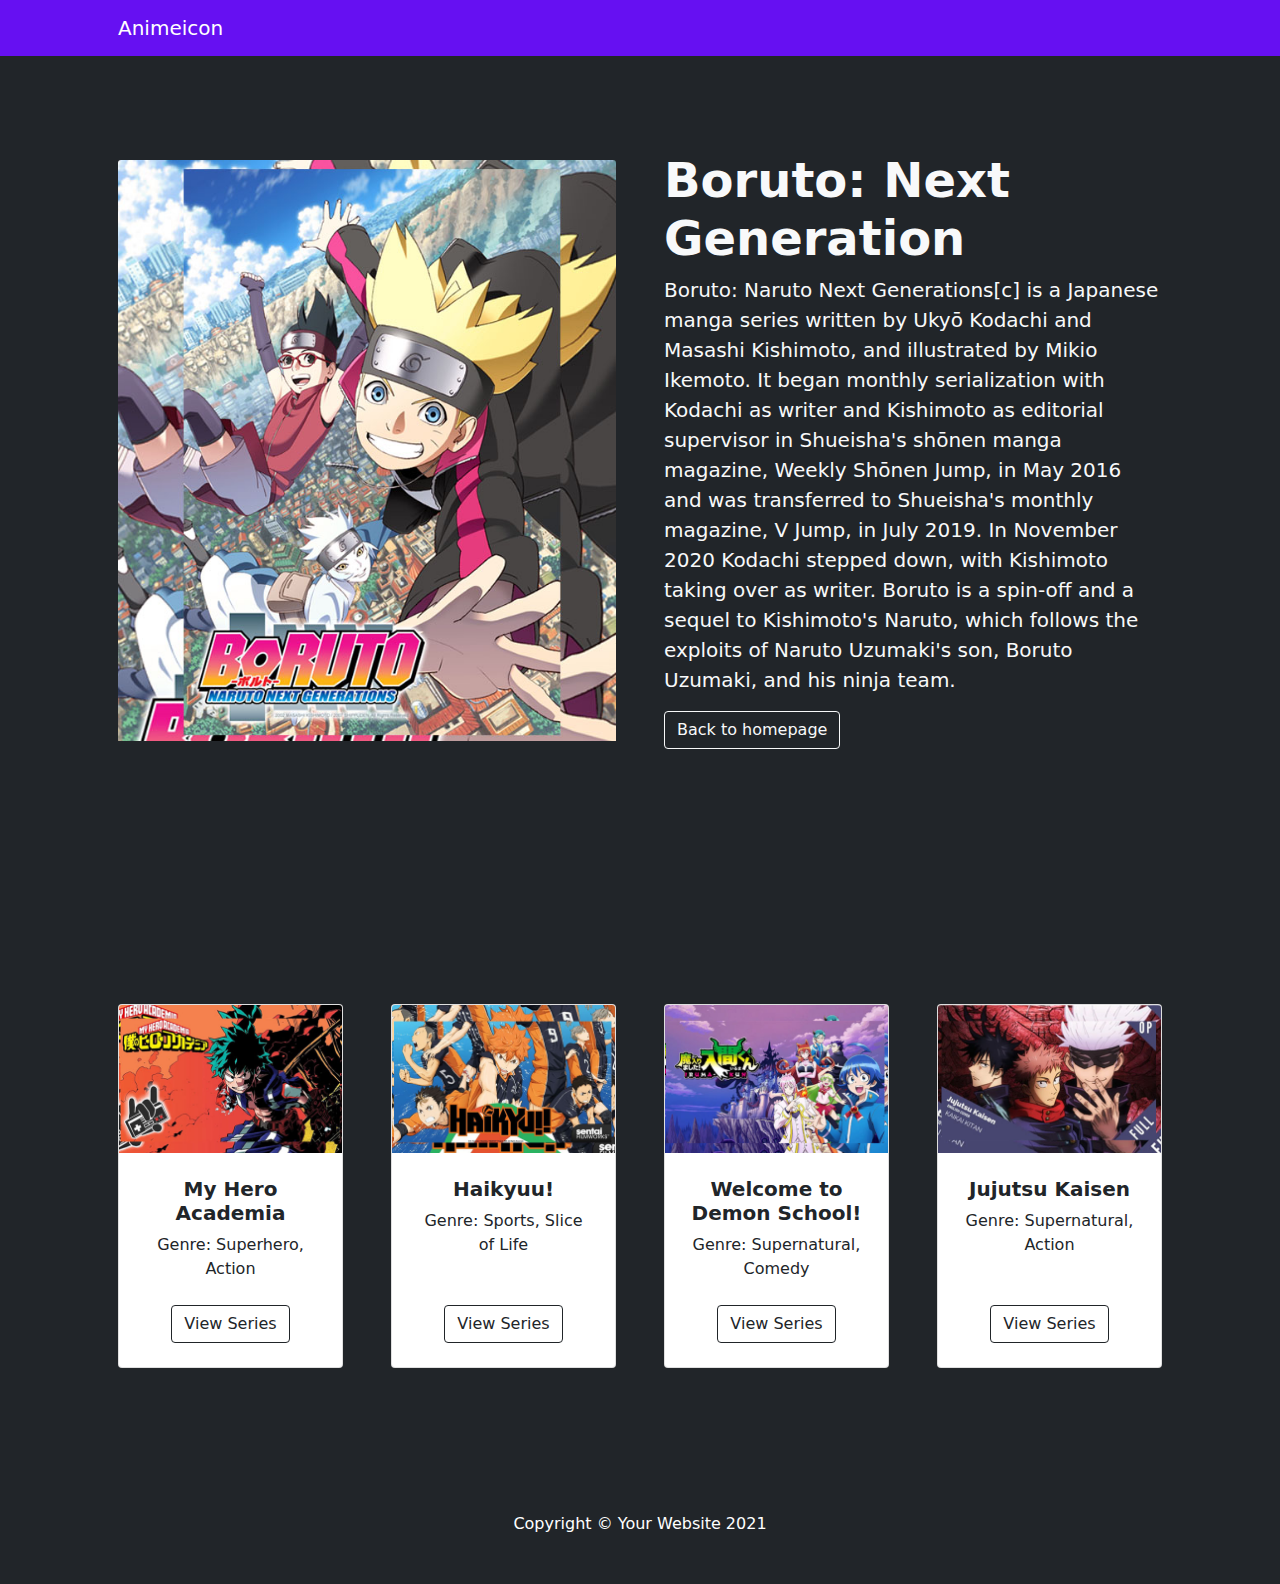
<file: item4.html>
<!DOCTYPE html>
<html lang="en">
    <head>
        <meta charset="utf-8" />
        <meta name="viewport" content="width=device-width, initial-scale=1, shrink-to-fit=no" />
        <meta name="description" content="" />
        <meta name="author" content="" />
        <title>Animeicon</title>
        <!-- Favicon-->
        <link rel="icon" type="image/x-icon" href="assets/favicon.ico" />
        <!-- Bootstrap icons-->
        <link href="https://cdn.jsdelivr.net/npm/bootstrap-icons@1.5.0/font/bootstrap-icons.css" rel="stylesheet" />
        <!-- Core theme CSS (includes Bootstrap)-->
        <link href="css/styles.css" rel="stylesheet" />
    </head>
    <body class='bg-dark'>
        <!-- Navigation-->
        <nav class="navbar navbar-expand-lg navbar-dark bg-info">
            <div class="container px-4 px-lg-5">
                <a class="navbar-brand" href="#!">Animeicon</a>
                <button class="navbar-toggler" type="button" data-bs-toggle="collapse" data-bs-target="#navbarSupportedContent" aria-controls="navbarSupportedContent" aria-expanded="false" aria-label="Toggle navigation"><span class="navbar-toggler-icon"></span></button>
                
            </div>
        </nav>
        <!-- Product section-->
        <section class="py-5 text-light">
            <div class="container px-4 px-lg-5 my-5">
                <div class="row gx-4 gx-lg-5 align-items-center">
                    <div class="col-md-6"><img class="card-img-top mb-5 mb-md-0" src="assets/cover4.jpg" alt="..." /></div>
                    <div class="col-md-6">
                        <h1 class="display-5 fw-bolder">Boruto: Next Generation</h1>
                        
                        <p class="lead">
                            Boruto: Naruto Next Generations[c] is a Japanese manga series written by Ukyō Kodachi and Masashi Kishimoto, and illustrated by Mikio Ikemoto. It began monthly serialization with Kodachi as writer and Kishimoto as editorial supervisor in Shueisha's shōnen manga magazine, Weekly Shōnen Jump, in May 2016 and was transferred to Shueisha's monthly magazine, V Jump, in July 2019. In November 2020 Kodachi stepped down, with Kishimoto taking over as writer. Boruto is a spin-off and a sequel to Kishimoto's Naruto, which follows the exploits of Naruto Uzumaki's son, Boruto Uzumaki, and his ninja team.

                        </p>
                        <div class="d-flex">
                            <a href="index.html">
                                <button class="btn btn-outline-light flex-shrink-0" type="button">
                                    Back to homepage
                                </button>
                            </a>
                            
                        </div>
                    </div>
                </div>
            </div>
        </section>
        <!-- Related items section-->
        <section class="py-5 bg-dark">
            <div class="container px-4 px-lg-5 mt-5">
                <h2 class="fw-bolder mb-4">Related products</h2>
                <div class="row gx-4 gx-lg-5 row-cols-2 row-cols-md-3 row-cols-xl-4 justify-content-center">
                    <div class="col mb-5">
                        <div class="card h-100">
                            <!-- Product image-->
                            <img class="card-img-top" src="assets/img1.jpg" alt="..." />
                            <!-- Product details-->
                            <div class="card-body p-4">
                                <div class="text-center">
                                    <!-- Product name-->
                                    <h5 class="fw-bolder">My Hero Academia</h5>
                                    <!-- Product price-->
                                    Genre: Superhero, Action
                                </div>
                            </div>
                            <!-- Product actions-->
                            <div class="card-footer p-4 pt-0 border-top-0 bg-transparent">
                                <div class="text-center"><a class="btn btn-outline-dark mt-auto" href="item1.html">View Series</a></div>
                            </div>
                        </div>
                    </div>
                    <div class="col mb-5">
                        <div class="card h-100">
                            <!-- Product image-->
                            <img class="card-img-top" src="assets/img2.jpg" alt="..." />
                            <!-- Product details-->
                            <div class="card-body p-4">
                                <div class="text-center">
                                    <!-- Product name-->
                                    <h5 class="fw-bolder">Haikyuu!</h5>
                                    <!-- Product price-->
                                    Genre: Sports, Slice of Life
                                </div>
                            </div>
                            <!-- Product actions-->
                            <div class="card-footer p-4 pt-0 border-top-0 bg-transparent">
                                <div class="text-center"><a class="btn btn-outline-dark mt-auto" href="item2.html">View Series</a></div>
                            </div>
                        </div>
                    </div>
                    <div class="col mb-5">
                        <div class="card h-100">
                            <!-- Product image-->
                            <img class="card-img-top" src="assets/img3.jpg" alt="..." />
                            <!-- Product details-->
                            <div class="card-body p-4">
                                <div class="text-center">
                                    <!-- Product name-->
                                    <h5 class="fw-bolder">Welcome to Demon School!</h5>
                                    <!-- Product price-->
                                    Genre: Supernatural, Comedy
                                </div>
                            </div>
                            <!-- Product actions-->
                            <div class="card-footer p-4 pt-0 border-top-0 bg-transparent">
                                <div class="text-center"><a class="btn btn-outline-dark mt-auto" href="item3.html">View Series</a></div>
                            </div>
                        </div>
                    </div>
                    
                    <div class="col mb-5">
                        <div class="card h-100">
                            <!-- Product image-->
                            <img class="card-img-top" src="assets/img5.jpg" alt="..." />
                            <!-- Product details-->
                            <div class="card-body p-4">
                                <div class="text-center">
                                    <!-- Product name-->
                                    <h5 class="fw-bolder">Jujutsu Kaisen</h5>
                                    <!-- Product price-->
                                    Genre: Supernatural, Action
                                </div>
                            </div>
                            <!-- Product actions-->
                            <div class="card-footer p-4 pt-0 border-top-0 bg-transparent">
                                <div class="text-center"><a class="btn btn-outline-dark mt-auto" href="item5.html">View Series</a></div>
                            </div>
                        </div>
                    </div>
                </div>
            </div>
        </section>
        <!-- Footer-->
        <footer class="py-5 bg-dark">
            <div class="container"><p class="m-0 text-center text-white">Copyright &copy; Your Website 2021</p></div>
        </footer>
        <!-- Bootstrap core JS-->
        <script src="https://cdn.jsdelivr.net/npm/bootstrap@5.0.2/dist/js/bootstrap.bundle.min.js"></script>
        <!-- Core theme JS-->
        <script src="js/scripts.js"></script>
    </body>
</html>
</file>
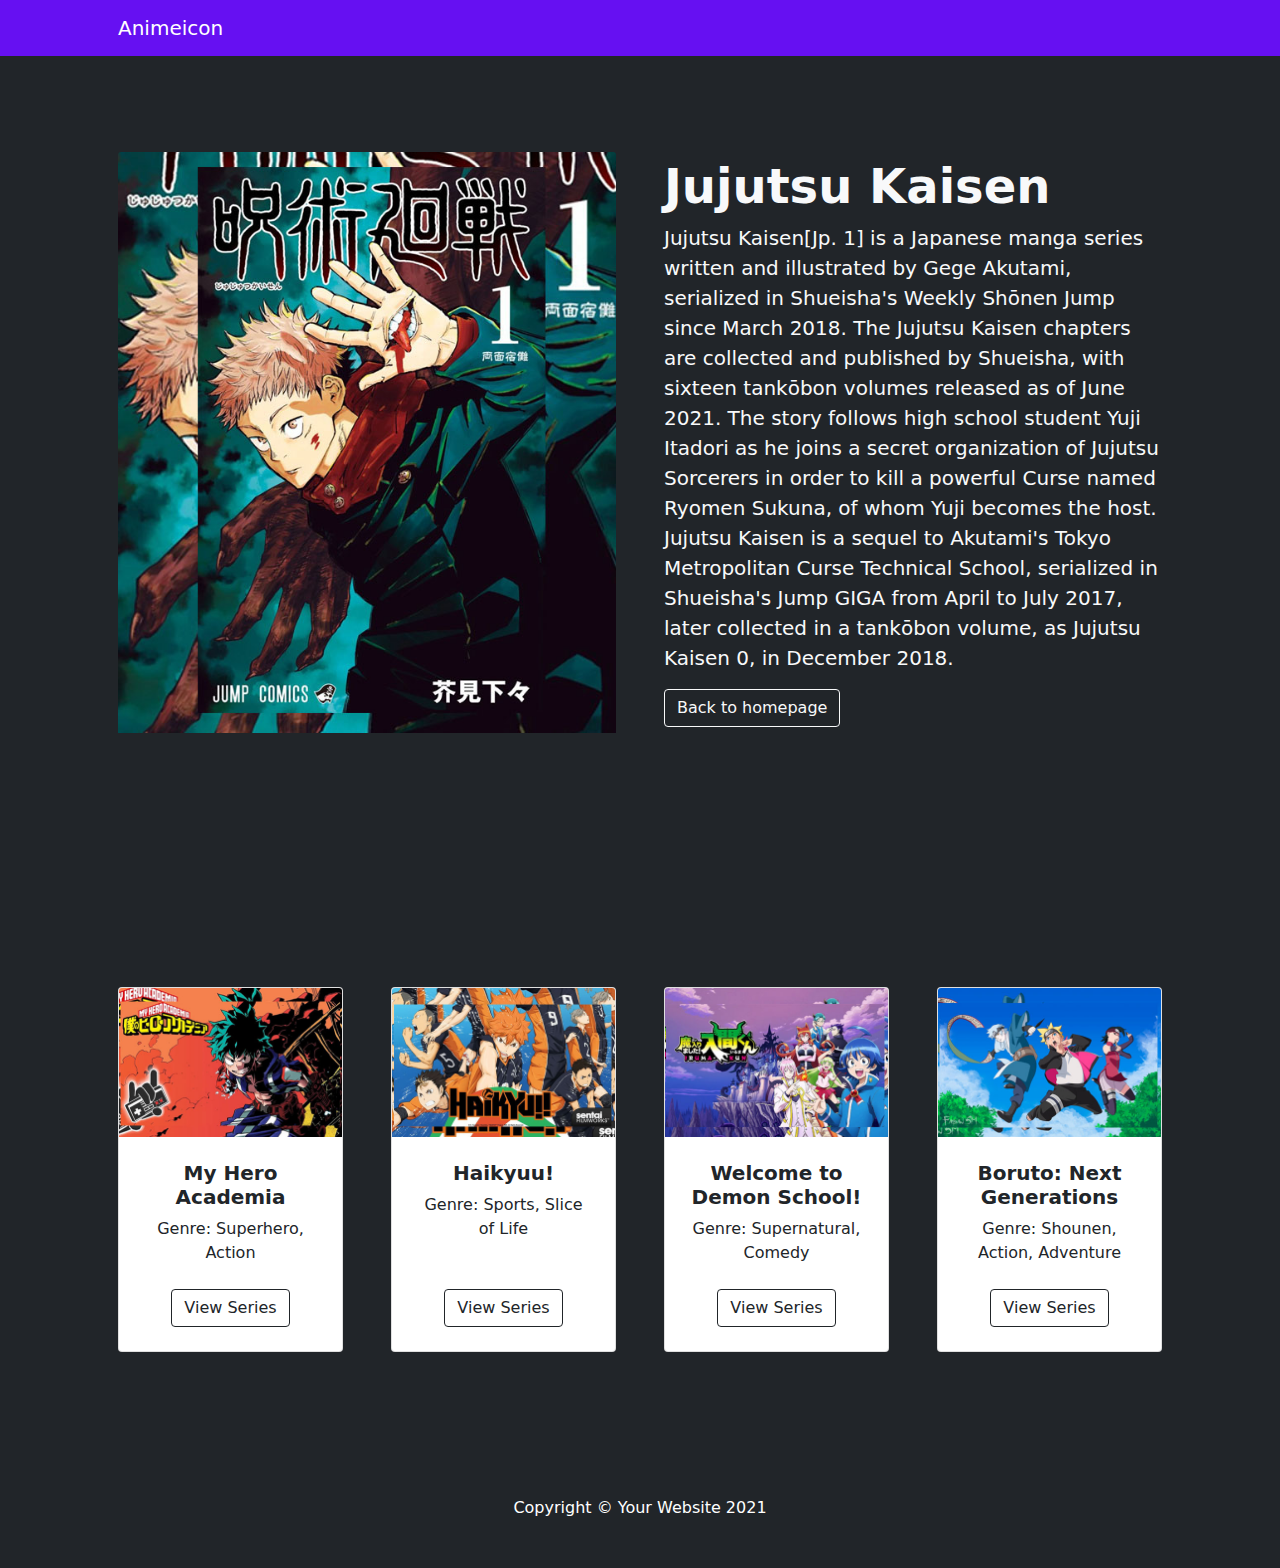
<file: item5.html>
<!DOCTYPE html>
<html lang="en">
    <head>
        <meta charset="utf-8" />
        <meta name="viewport" content="width=device-width, initial-scale=1, shrink-to-fit=no" />
        <meta name="description" content="" />
        <meta name="author" content="" />
        <title>Animeicon</title>
        <!-- Favicon-->
        <link rel="icon" type="image/x-icon" href="assets/favicon.ico" />
        <!-- Bootstrap icons-->
        <link href="https://cdn.jsdelivr.net/npm/bootstrap-icons@1.5.0/font/bootstrap-icons.css" rel="stylesheet" />
        <!-- Core theme CSS (includes Bootstrap)-->
        <link href="css/styles.css" rel="stylesheet" />
    </head>
    <body class='bg-dark'>
        <!-- Navigation-->
        <nav class="navbar navbar-expand-lg navbar-dark bg-info">
            <div class="container px-4 px-lg-5">
                <a class="navbar-brand" href="#!">Animeicon</a>
                <button class="navbar-toggler" type="button" data-bs-toggle="collapse" data-bs-target="#navbarSupportedContent" aria-controls="navbarSupportedContent" aria-expanded="false" aria-label="Toggle navigation"><span class="navbar-toggler-icon"></span></button>
                
            </div>
        </nav>
        <!-- Product section-->
        <section class="py-5 text-light">
            <div class="container px-4 px-lg-5 my-5">
                <div class="row gx-4 gx-lg-5 align-items-center">
                    <div class="col-md-6"><img class="card-img-top mb-5 mb-md-0" src="assets/cover5.jpg" alt="..." /></div>
                    <div class="col-md-6">
                        <h1 class="display-5 fw-bolder">Jujutsu Kaisen</h1>
                        
                        <p class="lead">
                            Jujutsu Kaisen[Jp. 1] is a Japanese manga series written and illustrated by Gege Akutami, serialized in Shueisha's Weekly Shōnen Jump since March 2018. The Jujutsu Kaisen chapters are collected and published by Shueisha, with sixteen tankōbon volumes released as of June 2021. The story follows high school student Yuji Itadori as he joins a secret organization of Jujutsu Sorcerers in order to kill a powerful Curse named Ryomen Sukuna, of whom Yuji becomes the host. Jujutsu Kaisen is a sequel to Akutami's Tokyo Metropolitan Curse Technical School, serialized in Shueisha's Jump GIGA from April to July 2017, later collected in a tankōbon volume, as Jujutsu Kaisen 0, in December 2018.
                        </p>
                        <div class="d-flex">
                            <a href="index.html">
                                <button class="btn btn-outline-light flex-shrink-0" type="button">
                                    Back to homepage
                                </button>
                            </a>
                            
                        </div>
                    </div>
                </div>
            </div>
        </section>
        <!-- Related items section-->
        <section class="py-5 bg-dark">
            <div class="container px-4 px-lg-5 mt-5">
                <h2 class="fw-bolder mb-4">Related products</h2>
                <div class="row gx-4 gx-lg-5 row-cols-2 row-cols-md-3 row-cols-xl-4 justify-content-center">
                    <div class="col mb-5">
                        <div class="card h-100">
                            <!-- Product image-->
                            <img class="card-img-top" src="assets/img1.jpg" alt="..." />
                            <!-- Product details-->
                            <div class="card-body p-4">
                                <div class="text-center">
                                    <!-- Product name-->
                                    <h5 class="fw-bolder">My Hero Academia</h5>
                                    <!-- Product price-->
                                    Genre: Superhero, Action
                                </div>
                            </div>
                            <!-- Product actions-->
                            <div class="card-footer p-4 pt-0 border-top-0 bg-transparent">
                                <div class="text-center"><a class="btn btn-outline-dark mt-auto" href="item1.html">View Series</a></div>
                            </div>
                        </div>
                    </div>
                    <div class="col mb-5">
                        <div class="card h-100">
                            <!-- Product image-->
                            <img class="card-img-top" src="assets/img2.jpg" alt="..." />
                            <!-- Product details-->
                            <div class="card-body p-4">
                                <div class="text-center">
                                    <!-- Product name-->
                                    <h5 class="fw-bolder">Haikyuu!</h5>
                                    <!-- Product price-->
                                    Genre: Sports, Slice of Life
                                </div>
                            </div>
                            <!-- Product actions-->
                            <div class="card-footer p-4 pt-0 border-top-0 bg-transparent">
                                <div class="text-center"><a class="btn btn-outline-dark mt-auto" href="item2.html">View Series</a></div>
                            </div>
                        </div>
                    </div>
                    <div class="col mb-5">
                        <div class="card h-100">
                            <!-- Product image-->
                            <img class="card-img-top" src="assets/img3.jpg" alt="..." />
                            <!-- Product details-->
                            <div class="card-body p-4">
                                <div class="text-center">
                                    <!-- Product name-->
                                    <h5 class="fw-bolder">Welcome to Demon School!</h5>
                                    <!-- Product price-->
                                    Genre: Supernatural, Comedy
                                </div>
                            </div>
                            <!-- Product actions-->
                            <div class="card-footer p-4 pt-0 border-top-0 bg-transparent">
                                <div class="text-center"><a class="btn btn-outline-dark mt-auto" href="item3.html">View Series</a></div>
                            </div>
                        </div>
                    </div>
                    <div class="col mb-5">
                        <div class="card h-100">
                            <!-- Product image-->
                            <img class="card-img-top" src="assets/img4.jpg" alt="..." />
                            <!-- Product details-->
                            <div class="card-body p-4">
                                <div class="text-center">
                                    <!-- Product name-->
                                    <h5 class="fw-bolder">Boruto: Next Generations</h5>
                                    <!-- Product price-->
                                    Genre: Shounen, Action, Adventure
                                </div>
                            </div>
                            <!-- Product actions-->
                            <div class="card-footer p-4 pt-0 border-top-0 bg-transparent">
                                <div class="text-center"><a class="btn btn-outline-dark mt-auto" href="item4.html">View Series</a></div>
                            </div>
                        </div>
                    </div>
                    
                </div>
            </div>
        </section>
        <!-- Footer-->
        <footer class="py-5 bg-dark">
            <div class="container"><p class="m-0 text-center text-white">Copyright &copy; Your Website 2021</p></div>
        </footer>
        <!-- Bootstrap core JS-->
        <script src="https://cdn.jsdelivr.net/npm/bootstrap@5.0.2/dist/js/bootstrap.bundle.min.js"></script>
        <!-- Core theme JS-->
        <script src="js/scripts.js"></script>
    </body>
</html>
</file>
